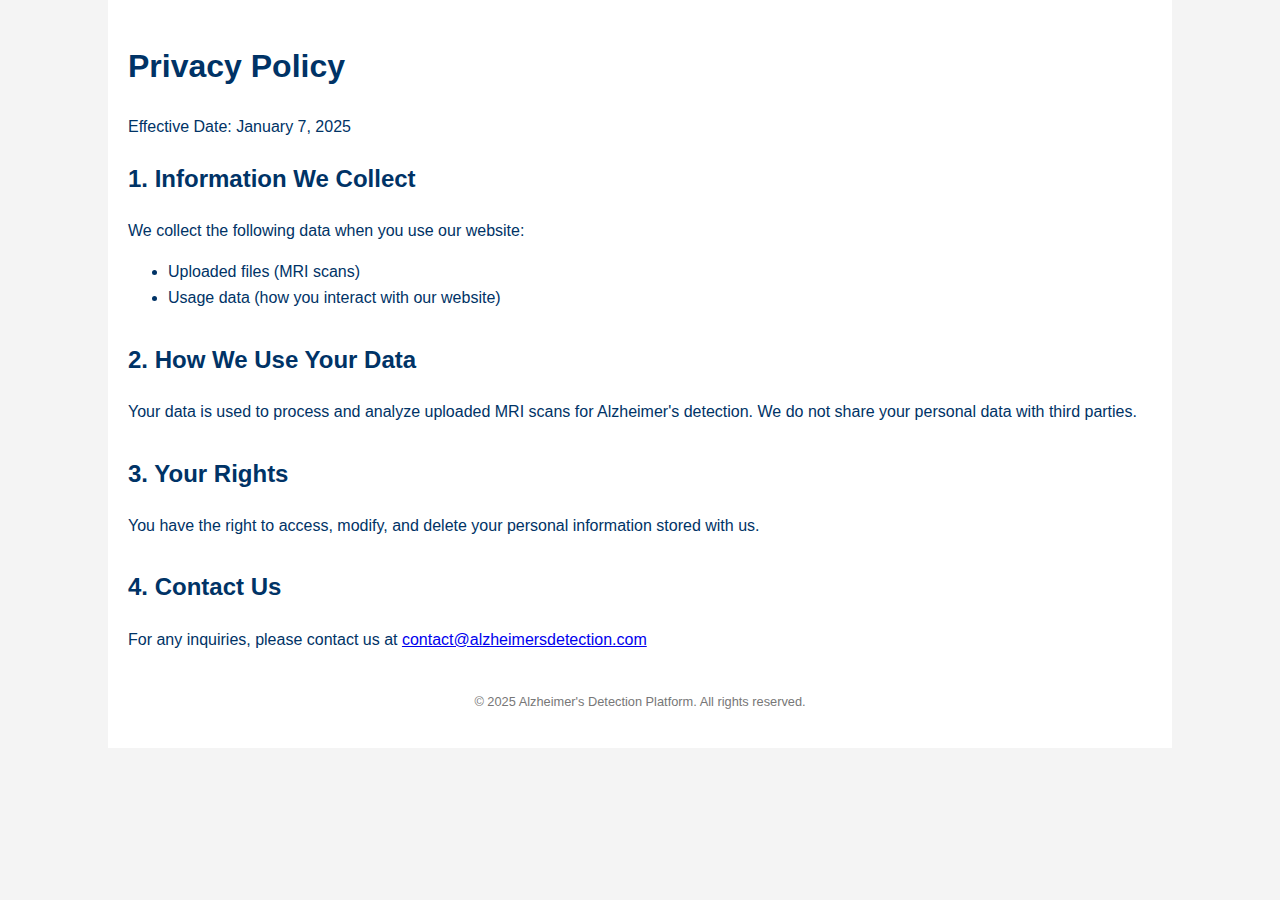
<file: privacy-policy.html>
<!DOCTYPE html>
<html lang="en">
<head>
  <meta charset="UTF-8">
  <meta name="viewport" content="width=device-width, initial-scale=1.0">
  <title>Privacy Policy - Alzheimer's Detection</title>
  <style>
    body {
      font-family: Arial, sans-serif;
      line-height: 1.6;
      margin: 0;
      padding: 0;
      background-color: #f4f4f4;
      color: #003366;
    }
    .container {
      width: 80%;
      margin: 0 auto;
      padding: 20px;
      background-color: white;
    }
    h1, h2 {
      color: #003366;
    }
    p {
      margin-bottom: 15px;
    }
    .section {
      margin-bottom: 30px;
    }
    footer {
      text-align: center;
      margin-top: 40px;
      font-size: 0.8em;
      color: #777;
    }
  </style>
</head>
<body>

<div class="container">
  <h1>Privacy Policy</h1>
  <p>Effective Date: January 7, 2025</p>

  <div class="section">
    <h2>1. Information We Collect</h2>
    <p>We collect the following data when you use our website:</p>
    <ul>
      <li>Uploaded files (MRI scans)</li>
      <li>Usage data (how you interact with our website)</li>
    </ul>
  </div>

  <div class="section">
    <h2>2. How We Use Your Data</h2>
    <p>Your data is used to process and analyze uploaded MRI scans for Alzheimer's detection. We do not share your personal data with third parties.</p>
  </div>

  <div class="section">
    <h2>3. Your Rights</h2>
    <p>You have the right to access, modify, and delete your personal information stored with us.</p>
  </div>

  <div class="section">
    <h2>4. Contact Us</h2>
    <p>For any inquiries, please contact us at <a href="mailto:contact@alzheimersdetection.com">contact@alzheimersdetection.com</a></p>
  </div>

  <footer>
    <p>&copy; 2025 Alzheimer's Detection Platform. All rights reserved.</p>
  </footer>
</div>

</body>
</html>
</file>
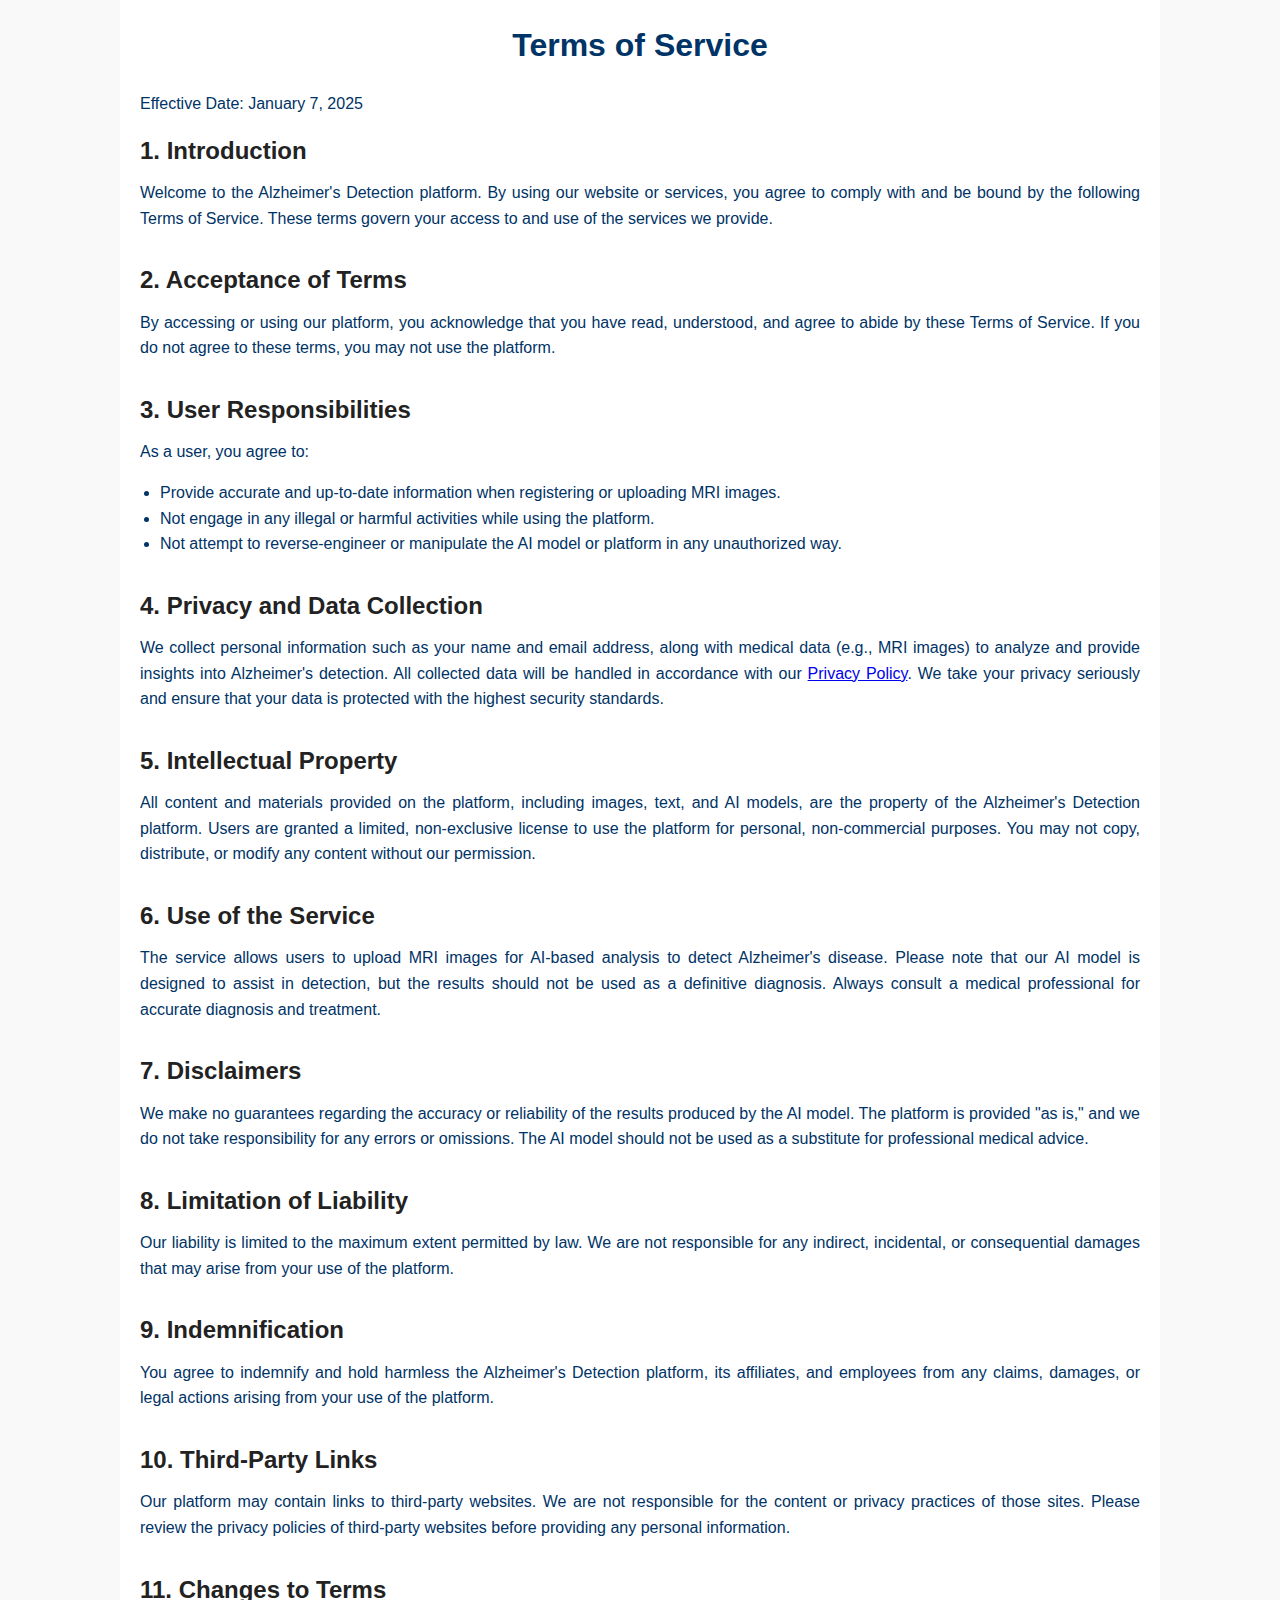
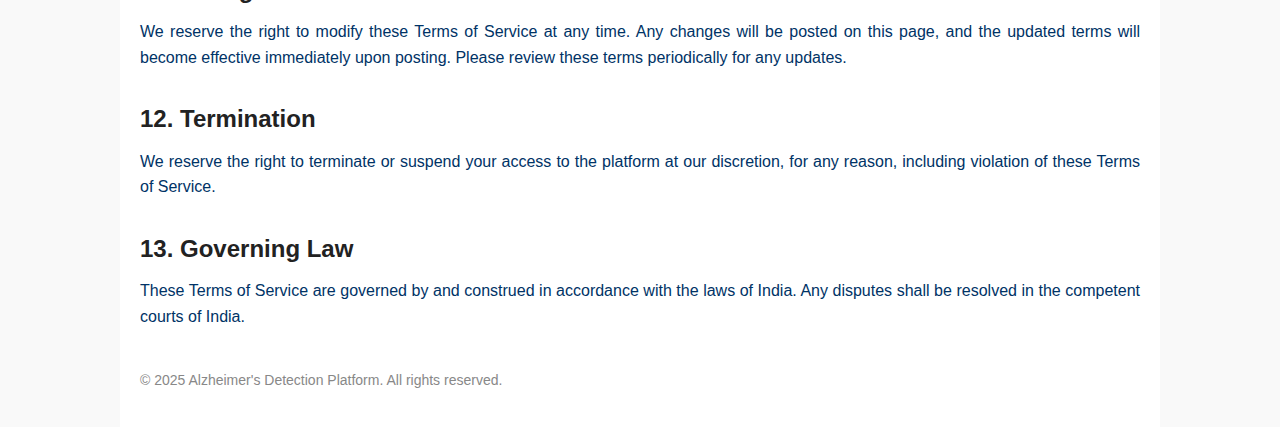
<file: terms-of-service.html>
<!DOCTYPE html>
<html lang="en">
<head>
  <meta charset="UTF-8">
  <meta name="viewport" content="width=device-width, initial-scale=1.0">
  <title>Terms of Service - Alzheimer's Detection</title>
  <style>
    /* Global reset */
    body, h1, h2, p, ul {
      margin: 0;
      padding: 0;
      font-family: Arial, sans-serif;
    }

    /* Body Styling */
    body {
      background-color: #f9f9f9;
      color: #003366;
      line-height: 1.6;
      font-size: 16px;
    }

    /* Main Container */
    .container {
      max-width: 1000px;
      margin: 0 auto;
      padding: 20px;
      background-color: white;
    }

    /* Heading Styles */
    h1 {
      text-align: center;
      color: #003366;
      margin-bottom: 20px;
    }

    h2 {
      color: #222;
      margin-bottom: 10px;
    }

    /* Paragraph Styling */
    p {
      margin-bottom: 15px;
      text-align: justify;
    }

    /* Section Styling */
    .section {
      margin-bottom: 30px;
    }

    /* List Styling */
    ul {
      margin-left: 20px;
      list-style-type: disc;
    }

    /* Footer Styling */
    footer {
      text-align: center;
      margin-top: 40px;
      font-size: 14px;
      color: #888;
    }

    footer a {
      text-decoration: none;
      color: #888;
    }

    footer a:hover {
      color: #444;
    }
  </style>
</head>
<body>

<div class="container">
  <h1>Terms of Service</h1>
  <p>Effective Date: January 7, 2025</p>

  <div class="section">
    <h2>1. Introduction</h2>
    <p>Welcome to the Alzheimer's Detection platform. By using our website or services, you agree to comply with and be bound by the following Terms of Service. These terms govern your access to and use of the services we provide.</p>
  </div>

  <div class="section">
    <h2>2. Acceptance of Terms</h2>
    <p>By accessing or using our platform, you acknowledge that you have read, understood, and agree to abide by these Terms of Service. If you do not agree to these terms, you may not use the platform.</p>
  </div>

  <div class="section">
    <h2>3. User Responsibilities</h2>
    <p>As a user, you agree to:</p>
    <ul>
      <li>Provide accurate and up-to-date information when registering or uploading MRI images.</li>
      <li>Not engage in any illegal or harmful activities while using the platform.</li>
      <li>Not attempt to reverse-engineer or manipulate the AI model or platform in any unauthorized way.</li>
    </ul>
  </div>

  <div class="section">
    <h2>4. Privacy and Data Collection</h2>
    <p>We collect personal information such as your name and email address, along with medical data (e.g., MRI images) to analyze and provide insights into Alzheimer's detection. All collected data will be handled in accordance with our <a href="/privacy-policy">Privacy Policy</a>. We take your privacy seriously and ensure that your data is protected with the highest security standards.</p>
  </div>

  <div class="section">
    <h2>5. Intellectual Property</h2>
    <p>All content and materials provided on the platform, including images, text, and AI models, are the property of the Alzheimer's Detection platform. Users are granted a limited, non-exclusive license to use the platform for personal, non-commercial purposes. You may not copy, distribute, or modify any content without our permission.</p>
  </div>

  <div class="section">
    <h2>6. Use of the Service</h2>
    <p>The service allows users to upload MRI images for AI-based analysis to detect Alzheimer's disease. Please note that our AI model is designed to assist in detection, but the results should not be used as a definitive diagnosis. Always consult a medical professional for accurate diagnosis and treatment.</p>
  </div>

  <div class="section">
    <h2>7. Disclaimers</h2>
    <p>We make no guarantees regarding the accuracy or reliability of the results produced by the AI model. The platform is provided "as is," and we do not take responsibility for any errors or omissions. The AI model should not be used as a substitute for professional medical advice.</p>
  </div>

  <div class="section">
    <h2>8. Limitation of Liability</h2>
    <p>Our liability is limited to the maximum extent permitted by law. We are not responsible for any indirect, incidental, or consequential damages that may arise from your use of the platform.</p>
  </div>

  <div class="section">
    <h2>9. Indemnification</h2>
    <p>You agree to indemnify and hold harmless the Alzheimer's Detection platform, its affiliates, and employees from any claims, damages, or legal actions arising from your use of the platform.</p>
  </div>

  <div class="section">
    <h2>10. Third-Party Links</h2>
    <p>Our platform may contain links to third-party websites. We are not responsible for the content or privacy practices of those sites. Please review the privacy policies of third-party websites before providing any personal information.</p>
  </div>

  <div class="section">
    <h2>11. Changes to Terms</h2>
    <p>We reserve the right to modify these Terms of Service at any time. Any changes will be posted on this page, and the updated terms will become effective immediately upon posting. Please review these terms periodically for any updates.</p>
  </div>

  <div class="section">
    <h2>12. Termination</h2>
    <p>We reserve the right to terminate or suspend your access to the platform at our discretion, for any reason, including violation of these Terms of Service.</p>
  </div>

  <div class="section">
    <h2>13. Governing Law</h2>
    <p>These Terms of Service are governed by and construed in accordance with the laws of India. Any disputes shall be resolved in the competent courts of India.</p>
  </div>

  <footer>
    <p>&copy; 2025 Alzheimer's Detection Platform. All rights reserved.</p>
  </footer>
</div>

</body>
</html>
</file>
